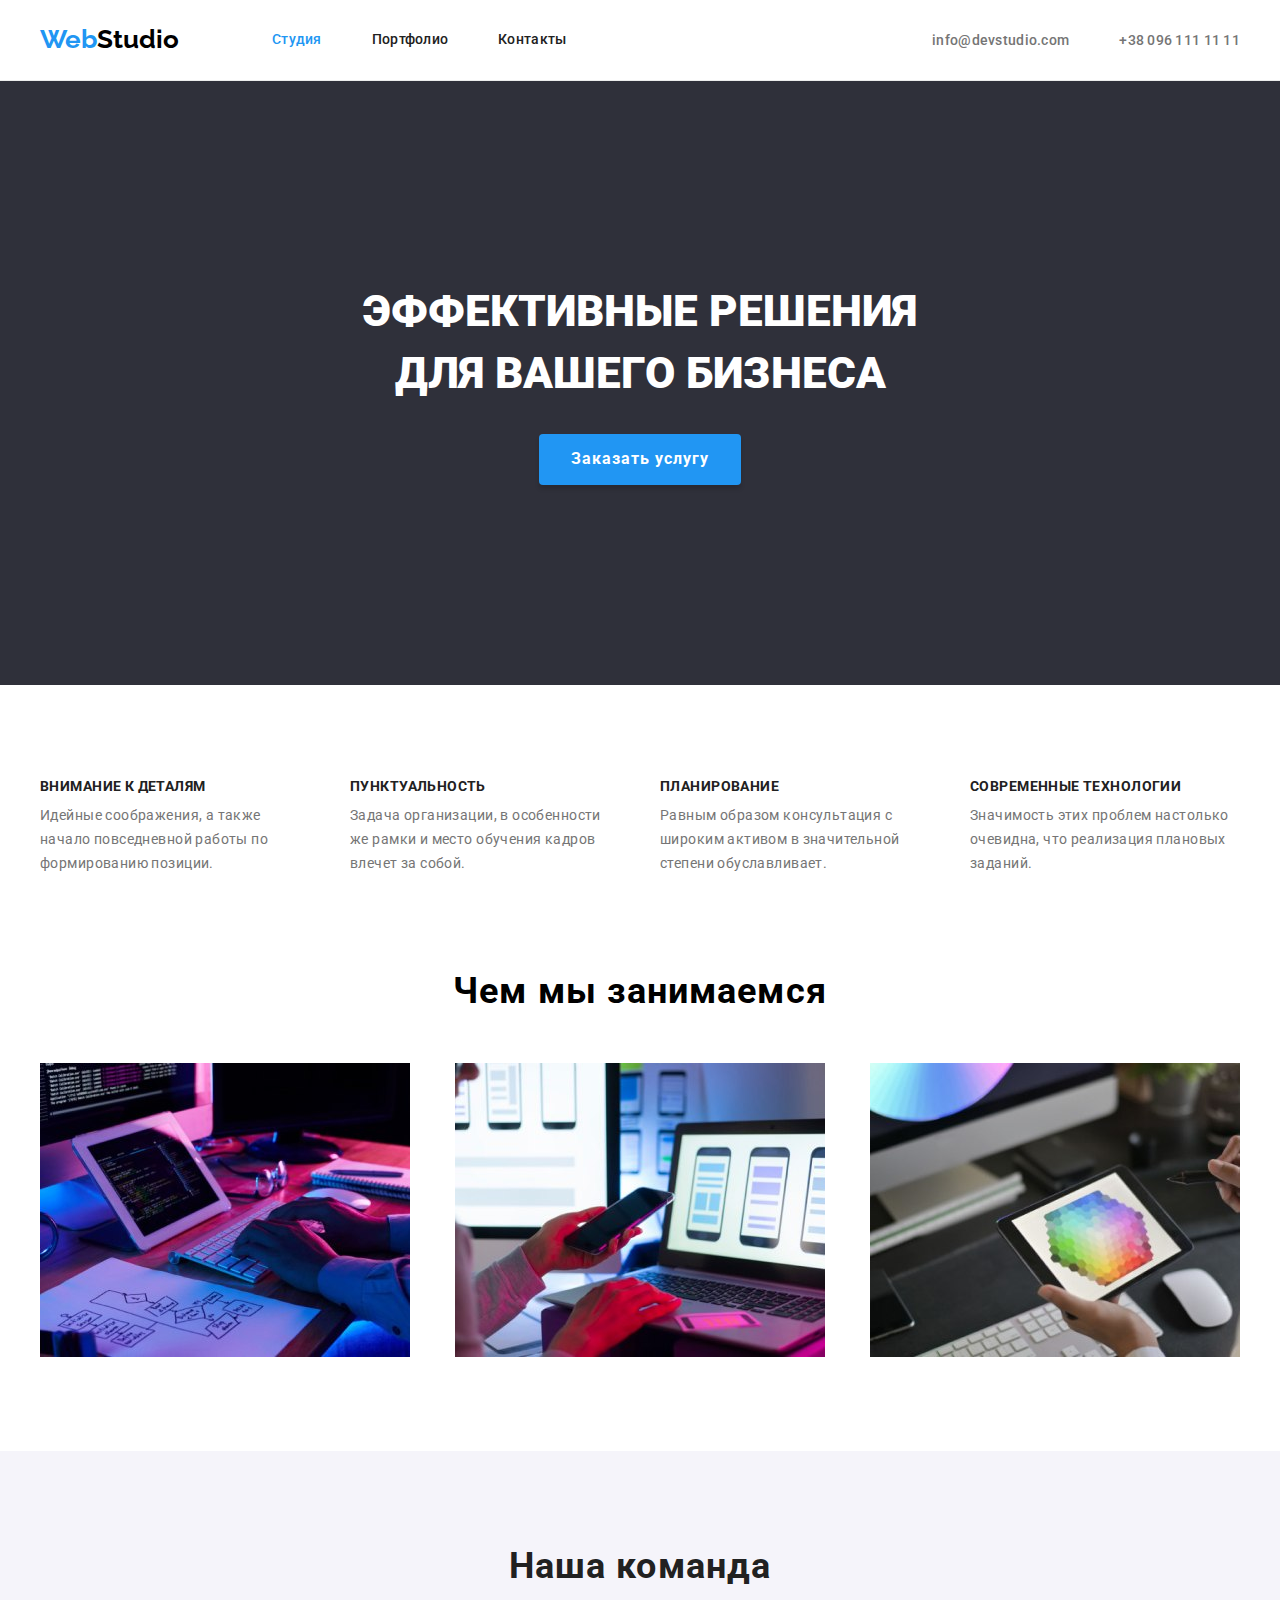
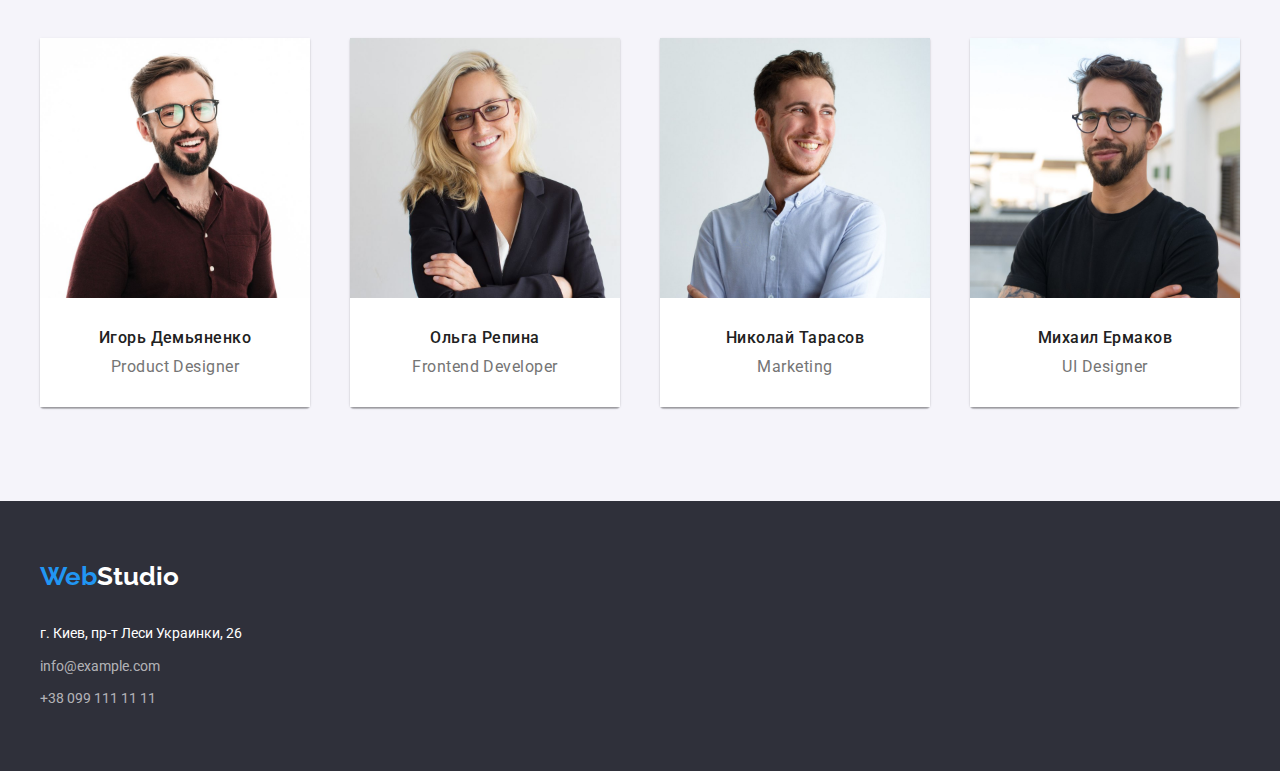
<file: index.html>
<!DOCTYPE html>
<html lang="ru">
  <head>
    <meta charset="UTF-8" />
    <meta http-equiv="X-UA-Compatible" content="IE=edge" />
    <meta name="viewport" content="width=device-width, initial-scale=1.0" />
    <title>Web Studio</title>
    <link
      rel="stylesheet"
      href="https://cdnjs.cloudflare.com/ajax/libs/modern-normalize/1.1.0/modern-normalize.min.css"
      integrity="sha512-wpPYUAdjBVSE4KJnH1VR1HeZfpl1ub8YT/NKx4PuQ5NmX2tKuGu6U/JRp5y+Y8XG2tV+wKQpNHVUX03MfMFn9Q=="
      crossorigin="anonymous"
      referrerpolicy="no-referrer"
    />
    <link
      href="https://fonts.googleapis.com/css2?family=Raleway:wght@700&family=Roboto:wght@400;500;700;900&display=swap"
      rel="stylesheet"
    />
    <link rel="stylesheet" href="./css/styles.css" />
  </head>
  <body>
    <!-- Шапка -->
    <header class="header">
      <div class="container main-nav">
        <nav>
          <a href="./index.html" class="logo-header"><span class="logo-span">Web</span>Studio</a>
          <ul class="header-list-site">
            <li class="item">
              <a href="./index.html" class="link-site actual">Студия</a>
            </li>
            <li class="item">
              <a href="./portfolio.html" class="link-site">Портфолио</a>
            </li>
            <li class="item"><a href="" class="link-site">Контакты</a></li>
          </ul>
        </nav>
        <ul class="header-list">
          <li class="contact-link">
            <a href="mailto:info@devstudio.com" class="link">info@devstudio.com</a>
          </li>
          <li class="contact-link">
            <a href="tel:+380961111111" class="link">+38 096 111 11 11</a>
          </li>
        </ul>
      </div>
    </header>

    <main>
      <!-- Герой -->
      <section class="hero">
        <div class="container">
          <h1 class="hero-title">
            Эффективные решения <br />
            для вашего бизнеса
          </h1>
          <button type="button" class="button">Заказать услугу</button>
        </div>
      </section>

      <!-- Особенности -->
      <section class="feature">
        <div class="container">
          <h2 hidden>Наши особенности</h2>
          <ul class="feature-list">
            <li class="feature-item">
              <h3 class="feature-title">Внимание к деталям</h3>
              <p class="feature-text">
                Идейные соображения, а также <br />
                начало повседневной работы по <br />
                формированию позиции.
              </p>
            </li>
            <li class="feature-item">
              <h3 class="feature-title">Пунктуальность</h3>
              <p class="feature-text">
                Задача организации, в особенности <br />
                же рамки и место обучения кадров <br />
                влечет за собой.
              </p>
            </li>
            <li class="feature-item">
              <h3 class="feature-title">Планирование</h3>
              <p class="feature-text">
                Равным образом консультация с <br />
                широким активом в значительной <br />
                степени обуславливает.
              </p>
            </li>
            <li class="feature-item">
              <h3 class="feature-title">Современные технологии</h3>
              <p class="feature-text">
                Значимость этих проблем настолько <br />
                очевидна, что реализация плановых <br />
                заданий.
              </p>
            </li>
          </ul>
        </div>
      </section>

      <!-- Чем занимаемся -->
      <section class="work">
        <div class="container">
          <h2 class="work-title">Чем мы занимаемся</h2>
          <ul class="work-list">
            <li class="work-item">
              <img
                class="work-img"
                src="./images/index/box1.jpg"
                alt="Написание кода вручную"
                width="370"
              />
            </li>
            <li class="work-item">
              <img
                class="work-img"
                src="./images/index/box2.jpg"
                alt="Телефон и ноутбук в работе"
                width="370"
              />
            </li>
            <li class="work-item">
              <img
                class="work-img"
                src="./images/index/box3.jpg"
                alt="Изображение на графическом планшете"
                width="370"
              />
            </li>
          </ul>
        </div>
      </section>

      <!-- Наша команда -->
      <section class="team">
        <div class="container">
          <h2 class="team-title">Наша команда</h2>
          <ul class="team-list">
            <li class="team-items">
              <img src="./images/index/ihor.jpg" alt="фотография Игоря Демьяненко" width="270" />
              <div class="team-text">
                <h3 class="team-name">Игорь Демьяненко</h3>
                <p class="team-text">Product Designer</p>
              </div>
            </li>
            <li class="team-items">
              <img src="./images/index/olha.jpg" alt="фотография Ольги Репиной" width="270" />
              <div class="team-text">
                <h3 class="team-name">Ольга Репина</h3>
                <p class="team-text">Frontend Developer</p>
              </div>
            </li>
            <li class="team-items">
              <img src="./images/index/nikolay.jpg" alt="фотография Николая Тарасова" width="270" />
              <div class="team-text">
                <h3 class="team-name">Николай Тарасов</h3>
                <p class="team-text">Marketing</p>
              </div>
            </li>
            <li class="team-items">
              <img
                src="./images/index/mykhaylo.jpg"
                alt="фотография Михаила Ермакова"
                width="270"
              />
              <div class="team-text">
                <h3 class="team-name">Михаил Ермаков</h3>
                <p class="team-text">UI Designer</p>
              </div>
            </li>
          </ul>
        </div>
      </section>
    </main>

    <!-- Подвал -->
    <footer class="footer">
      <div class="container">
        <a href="./index.html" class="logo-footer"><span class="logo-span">Web</span>Studio</a>
        <address>
          <ul class="footer-list">
            <li class="footer-address">
              <a
                class="link-address"
                href="https://bit.ly/3OnuI3J"
                target="_blank"
                rel="noopener noreferrer"
                >г. Киев, пр-т Леси Украинки, 26</a
              >
            </li>
            <li class="footer-item">
              <a class="footer-link" href="mailto:info@example.com">info@example.com</a>
            </li>
            <li class="footer-item">
              <a class="footer-link" href="tel:+380991111111">+38 099 111 11 11</a>
            </li>
          </ul>
        </address>
      </div>
    </footer>
  </body>
</html>
</file>
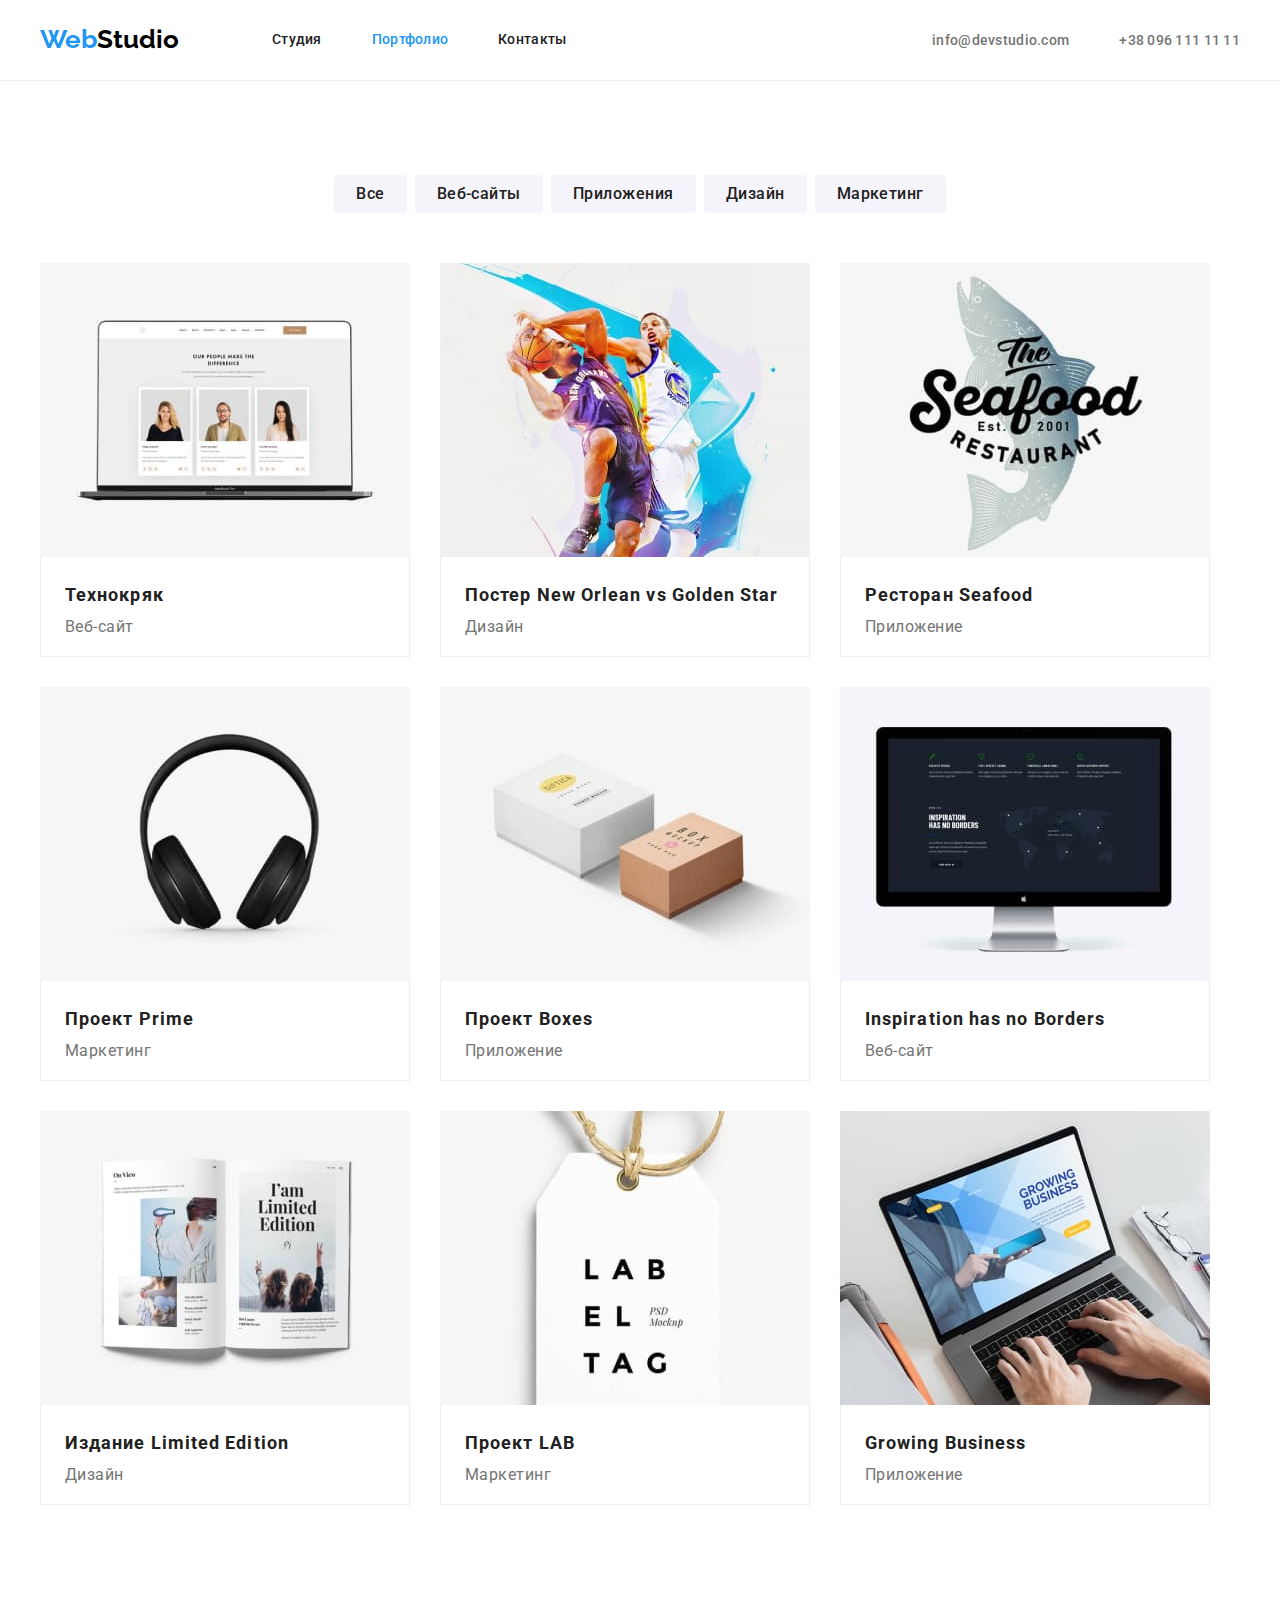
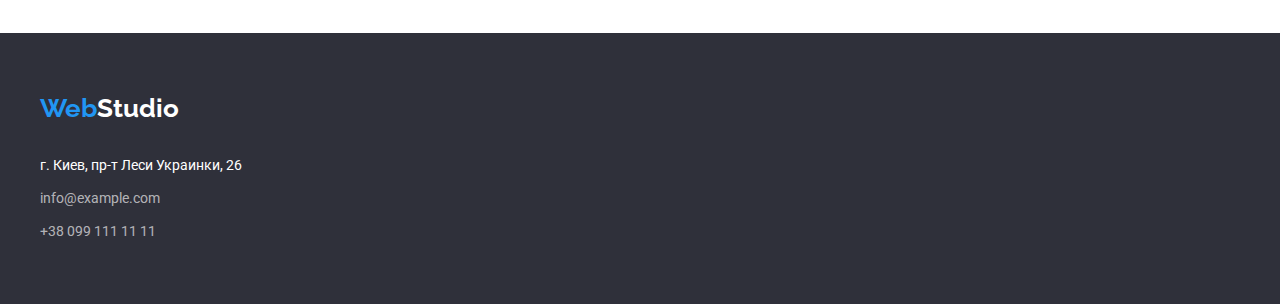
<file: portfolio.html>
<!DOCTYPE html>
<html lang="ru">
  <head>
    <meta charset="UTF-8" />
    <meta http-equiv="X-UA-Compatible" content="IE=edge" />
    <meta name="viewport" content="width=device-width, initial-scale=1.0" />
    <title>Портфолио</title>
    <link
      rel="stylesheet"
      href="https://cdnjs.cloudflare.com/ajax/libs/modern-normalize/1.1.0/modern-normalize.min.css"
      integrity="sha512-wpPYUAdjBVSE4KJnH1VR1HeZfpl1ub8YT/NKx4PuQ5NmX2tKuGu6U/JRp5y+Y8XG2tV+wKQpNHVUX03MfMFn9Q=="
      crossorigin="anonymous"
      referrerpolicy="no-referrer"
    />
    <link
      href="https://fonts.googleapis.com/css2?family=Raleway:wght@700&family=Roboto:wght@400;500;700;900&display=swap"
      rel="stylesheet"
    />
    <link rel="stylesheet" href="./css/styles.css" />
  </head>
  <body>
    <!-- Шапка -->
    <header class="header">
      <div class="container main-nav">
        <nav>
          <a href="./index.html" class="logo-header"><span class="logo-span">Web</span>Studio</a>
          <ul class="header-list-site">
            <li class="item">
              <a href="./index.html" class="link-site">Студия</a>
            </li>
            <li class="item">
              <a href="./portfolio.html" class="link-site actual">Портфолио</a>
            </li>
            <li class="item"><a href="" class="link-site">Контакты</a></li>
          </ul>
        </nav>
        <ul class="header-list">
          <li class="contact-link">
            <a href="mailto:info@devstudio.com" class="link">info@devstudio.com</a>
          </li>
          <li class="contact-link">
            <a href="tel:+380961111111" class="link">+38 096 111 11 11</a>
          </li>
        </ul>
      </div>
    </header>

    <main>
      <section class="filtres works">
        <div class="container">
          <!-- Фильтры для поиска-->
          <h1 hidden>Список фильтров</h1>
          <ul class="filtres-list">
            <li class="filtres-item"><button type="button" class="filtres-button">Все</button></li>
            <li class="filtres-item">
              <button type="button" class="filtres-button">Веб-сайты</button>
            </li>
            <li class="filtres-item">
              <button type="button" class="filtres-button">Приложения</button>
            </li>
            <li class="filtres-item">
              <button type="button" class="filtres-button">Дизайн</button>
            </li>
            <li class="filtres-item">
              <button type="button" class="filtres-button">Маркетинг</button>
            </li>
          </ul>

          <!-- Работы -->
          <ul class="works-list">
            <li class="works-item">
              <a href=""
                ><img src="./images/portfolio/img.jpg" alt="Технокряк" height="294" width="370" />
                <div class="text-container">
                  <h2 class="works-title">Технокряк</h2>
                  <p class="works-text">Веб-сайт</p>
                </div>
              </a>
            </li>
            <li class="works-item">
              <a href=""
                ><img
                  src="./images/portfolio/img-1.jpg"
                  alt="New Orlean vs Golden Star"
                  height="294"
                  width="370"
                />
                <div class="text-container">
                  <h2 class="works-title">Постер New Orlean vs Golden Star</h2>
                  <p class="works-text">Дизайн</p>
                </div>
              </a>
            </li>
            <li class="works-item">
              <a href=""
                ><img
                  src="./images/portfolio/img-2.jpg"
                  alt="Ресторан Seafood"
                  height="294"
                  width="370"
                />
                <div class="text-container">
                  <h2 class="works-title">Ресторан Seafood</h2>
                  <p class="works-text">Приложение</p>
                </div>
              </a>
            </li>
            <li class="works-item">
              <a href=""
                ><img
                  src="./images/portfolio/img-3.jpg"
                  alt="Проект Prime"
                  height="294"
                  width="370"
                />
                <div class="text-container">
                  <h2 class="works-title">Проект Prime</h2>
                  <p class="works-text">Маркетинг</p>
                </div>
              </a>
            </li>
            <li class="works-item">
              <a href=""
                ><img
                  src="./images/portfolio/img-4.jpg"
                  alt="Проект Boxes"
                  height="294"
                  width="370"
                />
                <div class="text-container">
                  <h2 class="works-title">Проект Boxes</h2>
                  <p class="works-text">Приложение</p>
                </div>
              </a>
            </li>
            <li class="works-item">
              <a href=""
                ><img
                  src="./images/portfolio/img-5.jpg"
                  alt="Inspiration has no Borders"
                  height="294"
                  width="370"
                />
                <div class="text-container">
                  <h2 class="works-title">Inspiration has no Borders</h2>
                  <p class="works-text">Веб-сайт</p>
                </div>
              </a>
            </li>
            <li class="works-item">
              <a href=""
                ><img
                  src="./images/portfolio/img-6.jpg"
                  alt="Издание Limited Edition"
                  height="294"
                  width="370"
                />
                <div class="text-container">
                  <h2 class="works-title">Издание Limited Edition</h2>
                  <p class="works-text">Дизайн</p>
                </div>
              </a>
            </li>
            <li class="works-item">
              <a href=""
                ><img
                  src="./images/portfolio/img-7.jpg"
                  alt="Проект LAB"
                  height="294"
                  width="370"
                />
                <div class="text-container">
                  <h2 class="works-title">Проект LAB</h2>
                  <p class="works-text">Маркетинг</p>
                </div>
              </a>
            </li>
            <li class="works-item">
              <a href=""
                ><img
                  src="./images/portfolio/img-8.jpg"
                  alt="Growing Business"
                  height="294"
                  width="370"
                />
                <div class="text-container">
                  <h2 class="works-title">Growing Business</h2>
                  <p class="works-text">Приложение</p>
                </div>
              </a>
            </li>
          </ul>
        </div>
      </section>
    </main>

    <!-- Подвал -->
    <footer class="footer">
      <div class="container">
        <a href="./index.html" class="logo-footer"><span class="logo-span">Web</span>Studio</a>
        <address>
          <ul class="footer-list">
            <li class="footer-address">
              <a
                class="link-address"
                href="https://bit.ly/3OnuI3J"
                target="_blank"
                rel="noopener noreferrer"
                >г. Киев, пр-т Леси Украинки, 26</a
              >
            </li>
            <li class="footer-item">
              <a class="footer-link" href="mailto:info@example.com">info@example.com</a>
            </li>
            <li class="footer-item">
              <a class="footer-link" href="tel:+380991111111">+38 099 111 11 11</a>
            </li>
          </ul>
        </address>
      </div>
    </footer>
  </body>
</html>
</file>
<file: css/styles.css>
/* Добавляет основные цвета для стилизации контента */
:root {
  --first-text-color: #212121;
  --second-text-color: #757575;
  --accent-color: #2196f3;
  --color-black: #000000;
  --color-white: #ffffff;
  --bcg-color: #2f303a;
}

/* Добавляет стили для тега body */

body {
  margin: 0;

  color: var(--first-text-color);
  background-color: var(--color-white);

  font-family: 'Roboto', sans-serif;
}

/* Главный контейнер со всем контентом */
.container {
  width: 1200px;
  margin-left: auto;
  margin-right: auto;
  padding-left: 15px;
  padding-right: 15px;
}

/* Добавляет стили для тега nav, header и li */

.header {
  border-bottom: 1px solid #ececec;
  box-shadow: (0px 4px 4px rgba(0, 0, 0, 0.25));
}

.main-nav {
  display: flex;
  align-items: center;
  justify-content: center;
}

.main-nav nav {
  display: flex;
  align-items: center;
  justify-content: center;
}

.header > .logo-header {
  background-color: var(--color-white);
}

.logo-header {
  margin-right: 93px;

  color: var(--color-black);

  font-family: 'Raleway', sans-serif;
  text-decoration: none;
  font-weight: 700;
  font-size: 26px;
  line-height: 1.2;
}

.logo-span {
  color: var(--accent-color);
}

.header-list-site {
  list-style-type: none;
  padding: 0;
  margin: 0;
  justify-content: center;
  display: flex;
}

.header-list-site .item {
  margin-right: 50px;
}

.header-list-site .item:last-child {
  margin-right: 0;
}

.header-list {
  padding: 0;
  margin: 0 0 0 auto;
  list-style: none;
  display: flex;
  justify-content: end;
}

.link-site {
  display: block;
  padding-top: 32px;
  padding-bottom: 32px;

  color: var(--first-text-color);
  text-decoration: none;

  font-weight: 500;
  font-size: 14px;
  line-height: 1.14;
  letter-spacing: 0.02em;
}

.link-site:hover,
.link-site:focus {
  color: var(--accent-color);
}

.header-list-site .link-site.actual {
  color: var(--accent-color);
}

.contact-link {
  padding-left: auto;
  margin-right: 50px;
}

.contact-link:last-child {
  margin-right: 0px;
}

.link {
  padding-top: 32px;
  padding-bottom: 32px;

  color: var(--second-text-color);
  text-decoration: none;

  font-weight: 500;
  font-size: 14px;
  line-height: 1.14;
  letter-spacing: 0.02em;
}

.link:hover,
.link:focus {
  color: var(--accent-color);
}

/* Добавляет стили для класса hero */

.hero {
  padding-top: 200px;
  padding-bottom: 200px;
  color: var(--color-white);
  background-color: var(--bcg-color);

  text-align: center;
}

.hero-title {
  margin: 0;
  display: block;

  color: var(--color-white);

  text-transform: uppercase;
  font-weight: 900;
  font-size: 44px;
  line-height: 1.4;
  align-items: center;
  text-align: center;
}

.button {
  padding: 10px 32px;
  margin-top: 30px;

  color: var(--color-white);
  background-color: var(--accent-color);

  font-family: inherit;
  font-weight: 700;
  font-size: 16px;
  line-height: 1.9;
  align-items: center;
  text-align: center;
  letter-spacing: 0.06em;

  border: none;
  box-shadow: 0px 4px 4px rgba(0, 0, 0, 0.15);
  border-radius: 4px;
}

.button:hover,
.button:focus {
  color: var(--color-white);
  background-color: #188ce8;
  cursor: pointer;
}

/* Добавляет стили для раздела "особенности" */

.feature {
  padding-top: 94px;

  background-color: var(--color-white);
}

.feature-list {
  padding-left: 0px;
  display: flex;
  margin: 0;
  justify-content: space-between;
}

.feature-item {
  width: 270px;
  list-style-type: none;
}

.feature-item h3 {
  margin-top: 0;
  margin-bottom: 10px;
}

.feature-title {
  margin-top: 0;

  color: var(--first-text-color);

  font-weight: 700;
  font-size: 14px;
  line-height: 1.14;
  letter-spacing: 0.03em;
  text-transform: uppercase;
}

.feature-text {
  margin-bottom: 0;
  margin-top: 0;

  color: var(--second-text-color);

  font-size: 14px;
  line-height: 1.7;
  letter-spacing: 0.03em;
}

/* Добавляет стили для раздела "чем занимаемся" */

.work {
  padding-bottom: 94px;
  padding-top: 94px;

  background-color: var(--color-white);
}

.work-list {
  display: flex;
  margin: 0;
  padding: 0px;
  justify-content: space-between;
}

.work-item img {
  display: block;
  max-width: 100%;
  height: auto;
}

.work-title {
  margin-top: 0px;
  margin-bottom: 50px;

  color: var(--color-black);

  font-weight: 700;
  font-size: 36px;
  line-height: 1.2;
  text-align: center;
  letter-spacing: 0.03em;
}

.work-item {
  list-style-type: none;
}

/* Добавляет стили для раздела "наша команда" */

.team {
  padding-top: 94px;
  padding-bottom: 94px;

  background-color: #f5f4fa;
}

.team-title {
  margin-top: 0px;
  margin-bottom: 50px;

  color: var(--first-text-color);

  font-weight: 700;
  font-size: 36px;
  line-height: 1.2;
  text-align: center;
  letter-spacing: 0.03em;
}

.team-list {
  display: flex;
  margin: auto;
  padding-left: 0;

  justify-content: space-between;
}

.team-items {
  list-style-type: none;

  box-shadow: 0px 1px 3px rgba(0, 0, 0, 0.12), 0px 1px 1px rgba(0, 0, 0, 0.14),
    0px 2px 1px rgba(0, 0, 0, 0.2);
  border-radius: 0px 0px 4px 4px;
}

.team-items img {
  margin-bottom: 0;

  display: block;
  max-width: 100%;
  height: auto;
}

.team-text {
  padding-top: 30px;
  padding-bottom: 30px;

  background-color: var(--color-white);
}

.team-name {
  margin-top: 0;
  margin-bottom: 10px;

  color: var(--first-text-color);

  font-weight: 500;
  font-size: 16px;
  line-height: 1.2;
  text-align: center;
  letter-spacing: 0.03em;
}

.team-text p {
  padding-top: 0;
  padding-bottom: 0;
  margin-top: 0;
  margin-bottom: 0;

  color: var(--second-text-color);

  font-size: 16px;
  line-height: 1.2;
  text-align: center;
  letter-spacing: 0.03em;
}

/* Добавляет стили для тега footer */

.footer {
  padding-top: 60px;
  padding-bottom: 60px;

  background-color: var(--bcg-color);
}

.logo-footer {
  display: block;
  margin-bottom: 30px;

  color: var(--color-white);

  font-family: 'Raleway', sans-serif;
  text-decoration: none;
  font-weight: 700;
  font-size: 26px;
  line-height: 1.2;
}

.footer-list {
  display: block;
  margin: 0;
  padding-left: 0;
}

.footer-address {
  margin-bottom: 9px;

  color: var(--color-white);
  list-style-type: none;
}

.link-address {
  margin-bottom: 9px;

  color: var(--color-white);
  text-decoration: none;

  font-style: normal;
  font-size: 14px;
  line-height: 1.7;
}

.link-address:hover,
.link-address:focus {
  color: var(--accent-color);
}

.footer-item {
  margin-bottom: 9px;

  list-style-type: none;
}

.footer-item:last-child {
  margin-bottom: 0;
}

.footer-link {
  color: #ffffffa6;
  text-decoration: none;

  font-style: normal;
  font-size: 14px;
  line-height: 1.7;
}

.footer-link:hover,
.footer-link:focus {
  color: var(--accent-color);
}

/* Добавляет основные стили для файла portfolio.html */
/* Добавляет стили для раздела "фильтры для поиска" */

.filtres {
  padding-top: 94px;
  margin-bottom: 34px;
}

.filtres-list {
  margin-top: 0px;
  margin-bottom: 50px;
  display: flex;
  justify-content: center;
  padding-left: 0px;
}

.filtres-item {
  margin-right: 8px;
  list-style-type: none;
}

.filtres-list .filtres-item:last-child {
  margin-right: 0px;
}

.filtres-button {
  display: inline-block;
  border: 0;
  border-radius: 4px;
  padding: 6px 22px;

  color: var(--first-text-color);
  background-color: #f5f4fa;

  font-family: inherit;
  font-weight: 500;
  font-size: 16px;
  line-height: 1.6;
  text-align: center;
  letter-spacing: 0.03em;
}

.filtres-button:hover,
.filtres-button:focus {
  color: var(--color-white);
  background-color: #188ce8;
  cursor: pointer;

  box-shadow: 0px 4px 4px rgba(0, 0, 0, 0.25);
}

/* Добавляет стили для раздела "работы" */

.works {
  padding-bottom: 94px;

  background-color: var(--color-white);
}

.works-list {
  display: flex;
  flex-wrap: wrap;
  padding: 0;
  margin-bottom: 0;
  margin-top: 0;
}

.works-list a {
  text-decoration: none;
}

.works-item {
  list-style-type: none;
  width: 370px;
  margin-right: 30px;
  margin-bottom: 30px;
}

.works-item:nth-child(3n) {
  margin-right: 0px;
}

.works-item:nth-last-child(-n + 3) {
  margin-bottom: 0px;
}

.works-item img {
  display: block;
}

.text-container {
  padding: 20px 24px 20px 24px;

  border-left: 1px solid #eeeeee;
  border-right: 1px solid #eeeeee;
  border-bottom: 1px solid #eeeeee;
}

.works-title {
  margin-top: 0px;
  margin-bottom: 4px;

  color: var(--first-text-color);

  font-weight: 700;
  font-size: 18px;
  line-height: 2;
  letter-spacing: 0.06em;
}

.works-text {
  margin-top: 0;
  margin-bottom: 0;

  color: var(--second-text-color);

  font-size: 16px;
  line-height: 1.2;
  letter-spacing: 0.03em;
}
</file>
